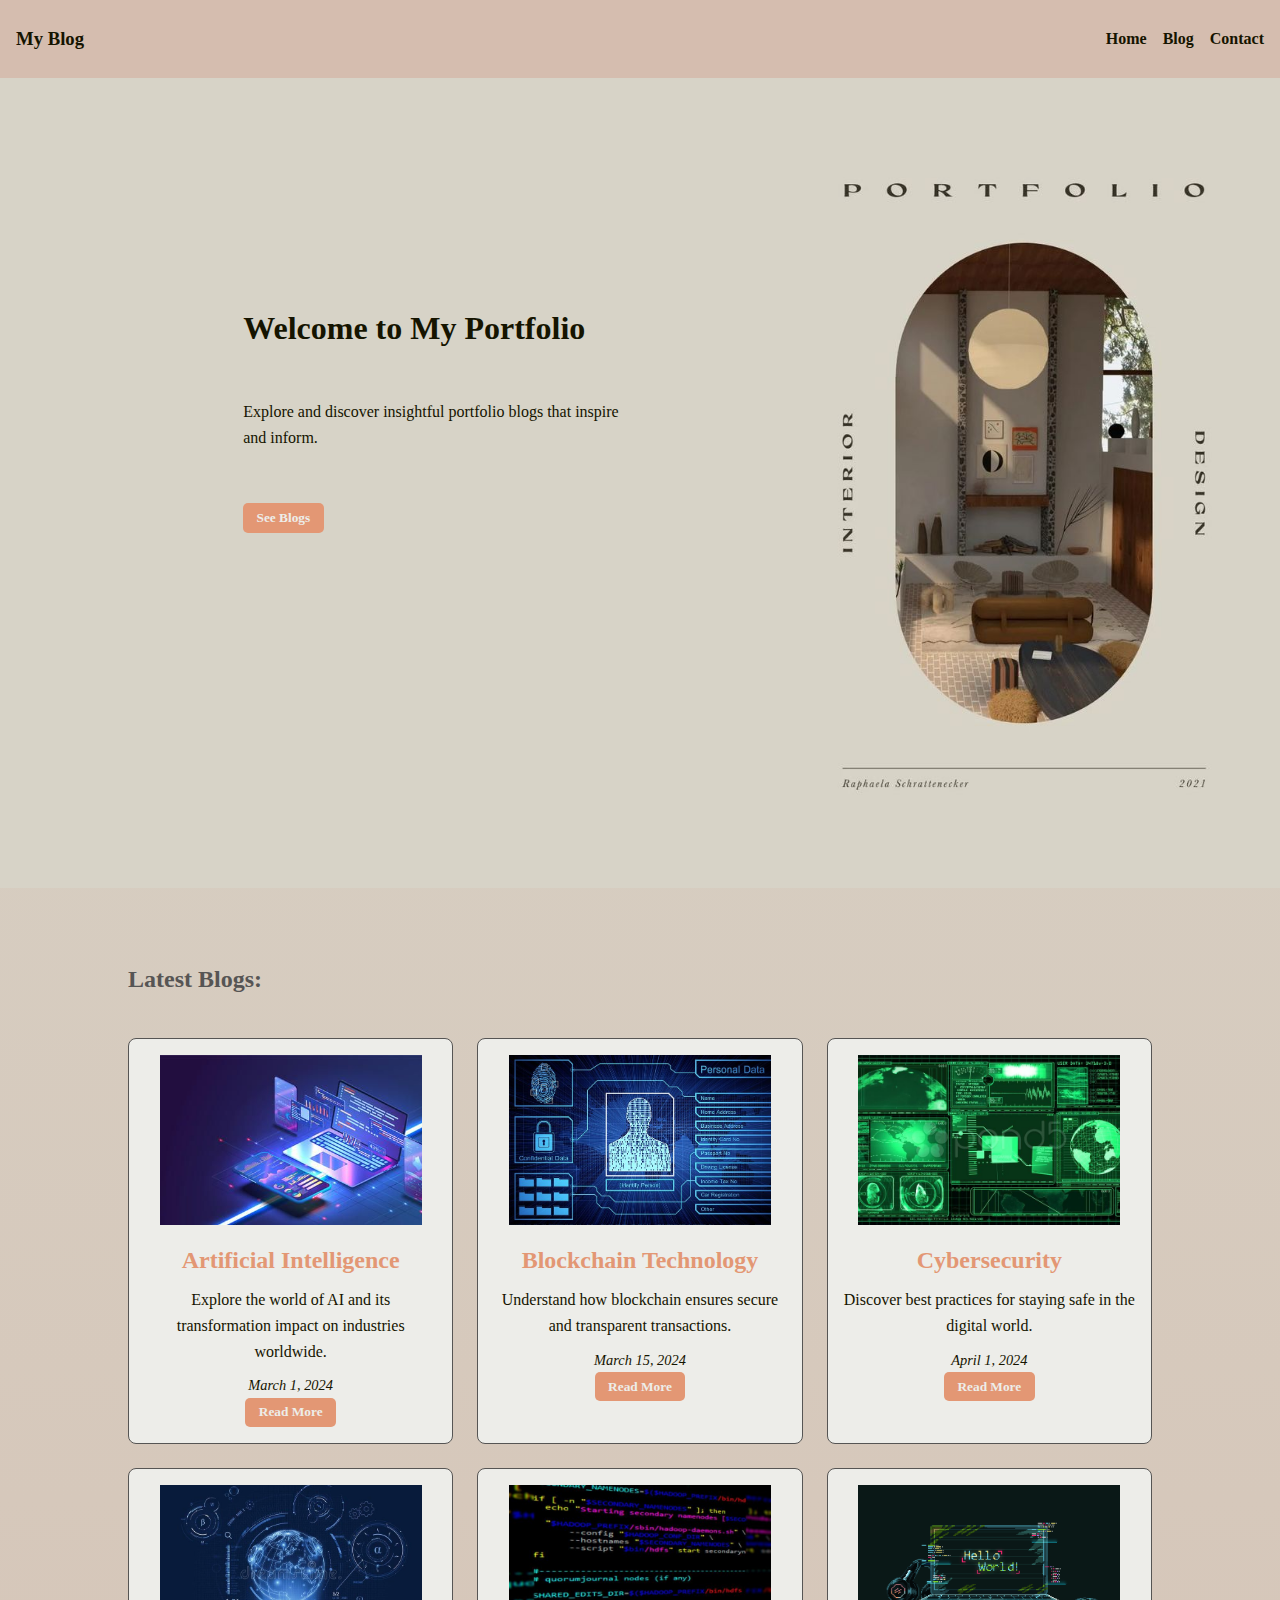
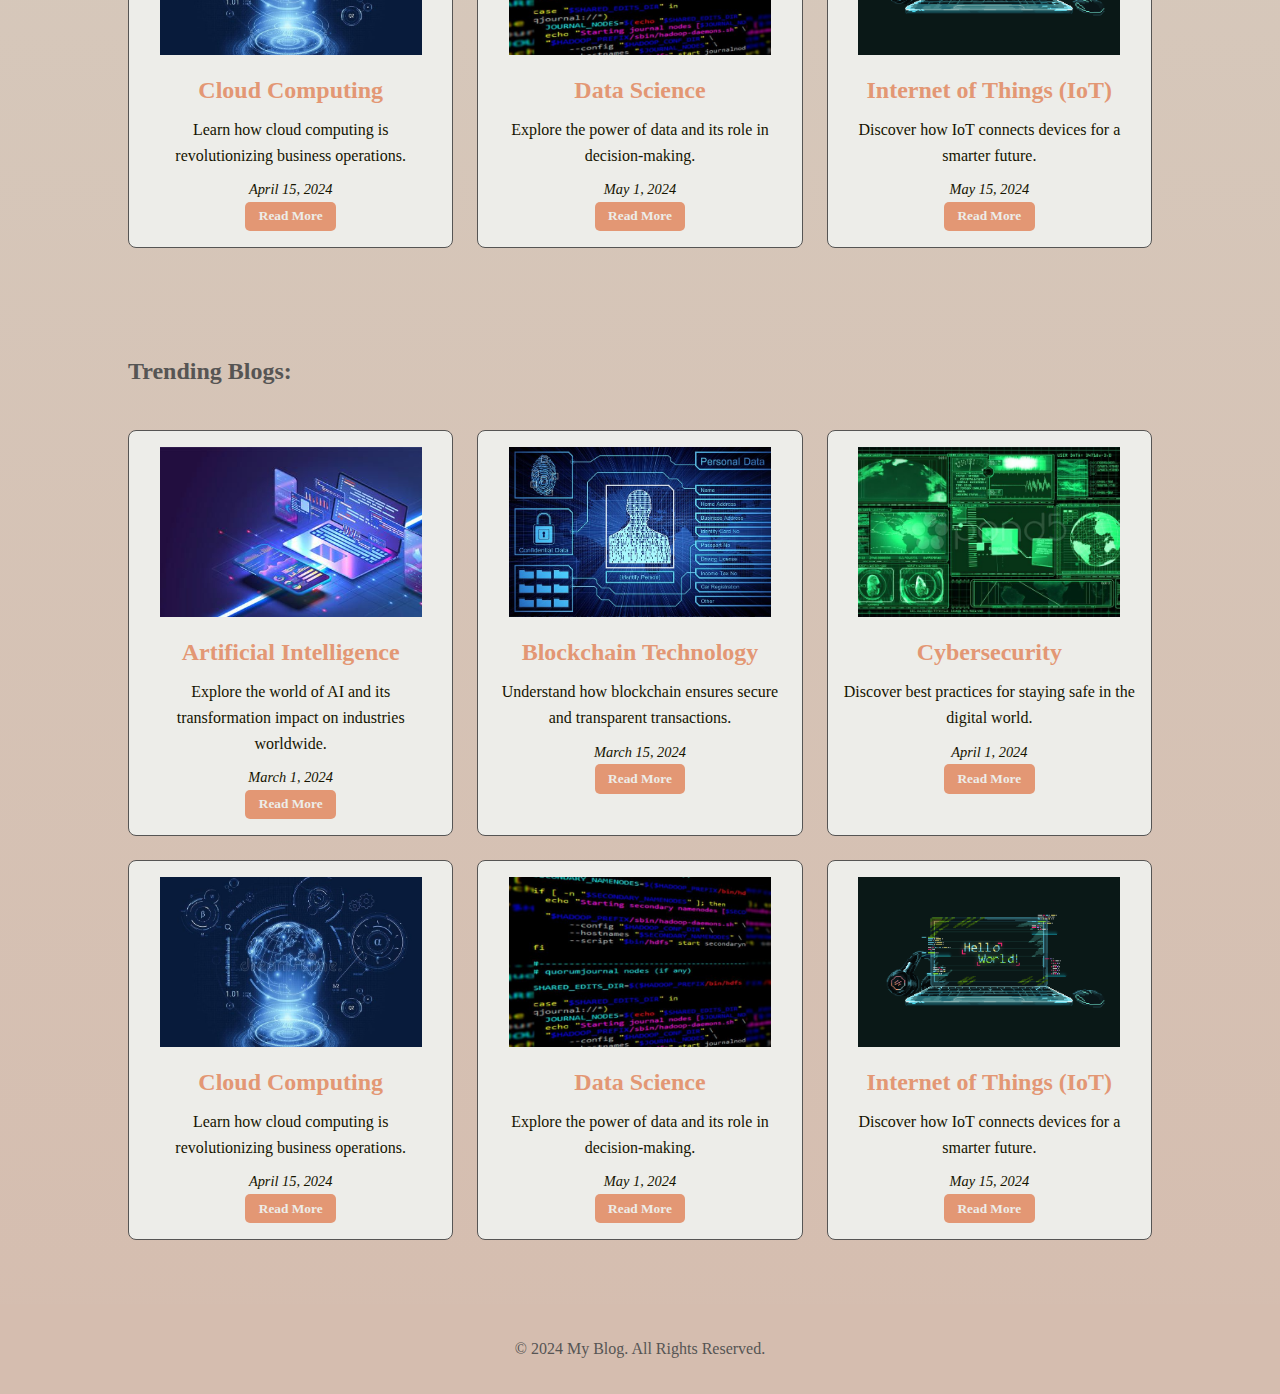
<file: html/index.html>
<!DOCTYPE html>
<html lang="en">
  <head>
    <meta charset="UTF-8" />
    <meta name="viewport" content="width=device-width, initial-scale=1.0" />
    <title>Blog Homepage</title>

    <link rel="stylesheet" type="text/CSS" href="../css/index.css">
    <link
    href="https://fonts.googleapis.com/css2?family=Roboto:wght@400;700&display=swap"
    rel="stylesheet"
  />

  </head>
  <body>
    
    <header>
      <h3>My Blog</h3>
      <nav>
        <ul>
          <li><a href="index.html">Home</a></li>
          <li><a href="blog.html">Blog</a></li>
          <li><a href="contact.html">Contact</a></li>
        </ul>
      </nav>
    </header>

    <div class="main_frame">
      <div class="main_content">
        <h1>Welcome to My Portfolio</h1>
        <p>Explore and discover insightful portfolio blogs that inspire and inform.</p>
        <a href="#blogs"><button>See Blogs</button></a>
      </div>
      <div class="img">
        <img src="../img/protofolio.jpg" alt="Welcome to My Portfolio" />
      </div>
    </div>


    <h2 id="blogs">Latest Blogs:</h2>
    <section class="blog-posts">
      <div class="blog-post">
        <img src="../img/1.jpg" alt="Artificial Intelligence" />
        <h2><a href="blog.html#ai">Artificial Intelligence</a></h2>
        <p>Explore the world of AI and its transformation impact on industries worldwide.</p>
        <time datetime="2024-03-01">March 1, 2024</time>
        <br>
        <a href="blog.html#ai"><button>Read More</button></a>
      </div>

      <div class="blog-post">
        <img src="../img/2.jpg" alt="Blockchain Technology" />
        <h2><a href="blog.html#blockchain">Blockchain Technology</a></h2>
        <p>Understand how blockchain ensures secure and transparent transactions.</p>
        <time datetime="2024-03-15">March 15, 2024</time>
        <br>
        <a a href="blog.html#blockchain"><button>Read More</button></a>
      </div>

      <div class="blog-post">
        <img src="../img/3.jpg" alt="Cybersecurity" />
        <h2><a href="blog.html#cybersecurity">Cybersecurity</a></h2>
        <p>Discover best practices for staying safe in the digital world.</p>
        <time datetime="2024-04-01">April 1, 2024</time>
        <br>
        <a href="blog.html#cybersecurity"><button>Read More</button></a>
      </div>

      <div class="blog-post">
        <img src="../img/4.jpg" alt="Cloud Computing" />
        <h2><a href="blog.html#cloud-computing">Cloud Computing</a></h2>
        <p>Learn how cloud computing is revolutionizing business operations.</p>
        <time datetime="2024-04-15">April 15, 2024</time>
        <br>
        <a href="blog.html#cloud-computing"><button>Read More</button></a>
      </div>

      <div class="blog-post">
        <img src="../img/5.jpg" alt="Data Science" />
        <h2><a href="blog.html#data-science">Data Science</a></h2>
        <p>Explore the power of data and its role in decision-making.</p>
        <time datetime="2024-05-01">May 1, 2024</time>
        <br>
        <a href="blog.html#data-science"><button>Read More</button></a>
      </div>

      <div class="blog-post">
        <img src="../img/6.gif" alt="Internet of Things (IoT)" />
        <h2><a href="blog.html#iot">Internet of Things (IoT)</a></h2>
        <p>Discover how IoT connects devices for a smarter future.</p>
        <time datetime="2024-05-15">May 15, 2024</time>
        <br>
        <a href="blog.html#iot"><button>Read More</button></a>
      </div>
    </section>
    <h2 id="blogs">Trending Blogs:</h2>
    <section class="blog-posts">
      <div class="blog-post">
        <img src="../img/1.jpg" alt="Artificial Intelligence" />
        <h2><a href="blog.html#ai">Artificial Intelligence</a></h2>
        <p>Explore the world of AI and its transformation impact on industries worldwide.</p>
        <time datetime="2024-03-01">March 1, 2024</time>
        <br>
        <a href="blog.html#ai"><button>Read More</button></a>
      </div>

      <div class="blog-post">
        <img src="../img/2.jpg" alt="Blockchain Technology" />
        <h2><a href="blog.html#blockchain">Blockchain Technology</a></h2>
        <p>Understand how blockchain ensures secure and transparent transactions.</p>
        <time datetime="2024-03-15">March 15, 2024</time>
        <br>
        <a a href="blog.html#blockchain"><button>Read More</button></a>
      </div>

      <div class="blog-post">
        <img src="../img/3.jpg" alt="Cybersecurity" />
        <h2><a href="blog.html#cybersecurity">Cybersecurity</a></h2>
        <p>Discover best practices for staying safe in the digital world.</p>
        <time datetime="2024-04-01">April 1, 2024</time>
        <br>
        <a href="blog.html#cybersecurity"><button>Read More</button></a>
      </div>

      <div class="blog-post">
        <img src="../img/4.jpg" alt="Cloud Computing" />
        <h2><a href="blog.html#cloud-computing">Cloud Computing</a></h2>
        <p>Learn how cloud computing is revolutionizing business operations.</p>
        <time datetime="2024-04-15">April 15, 2024</time>
        <br>
        <a href="blog.html#cloud-computing"><button>Read More</button></a>
      </div>

      <div class="blog-post">
        <img src="../img/5.jpg" alt="Data Science" />
        <h2><a href="blog.html#data-science">Data Science</a></h2>
        <p>Explore the power of data and its role in decision-making.</p>
        <time datetime="2024-05-01">May 1, 2024</time>
        <br>
        <a href="blog.html#data-science"><button>Read More</button></a>
      </div>

      <div class="blog-post">
        <img src="../img/6.gif" alt="Internet of Things (IoT)" />
        <h2><a href="blog.html#iot">Internet of Things (IoT)</a></h2>
        <p>Discover how IoT connects devices for a smarter future.</p>
        <time datetime="2024-05-15">May 15, 2024</time>
        <br>
        <a href="blog.html#iot"><button>Read More</button></a>
      </div>
    </section>

  
    <footer>
      <p>&copy; 2024 My Blog. All Rights Reserved.</p>
    </footer>
  </body>
</html>
</file>
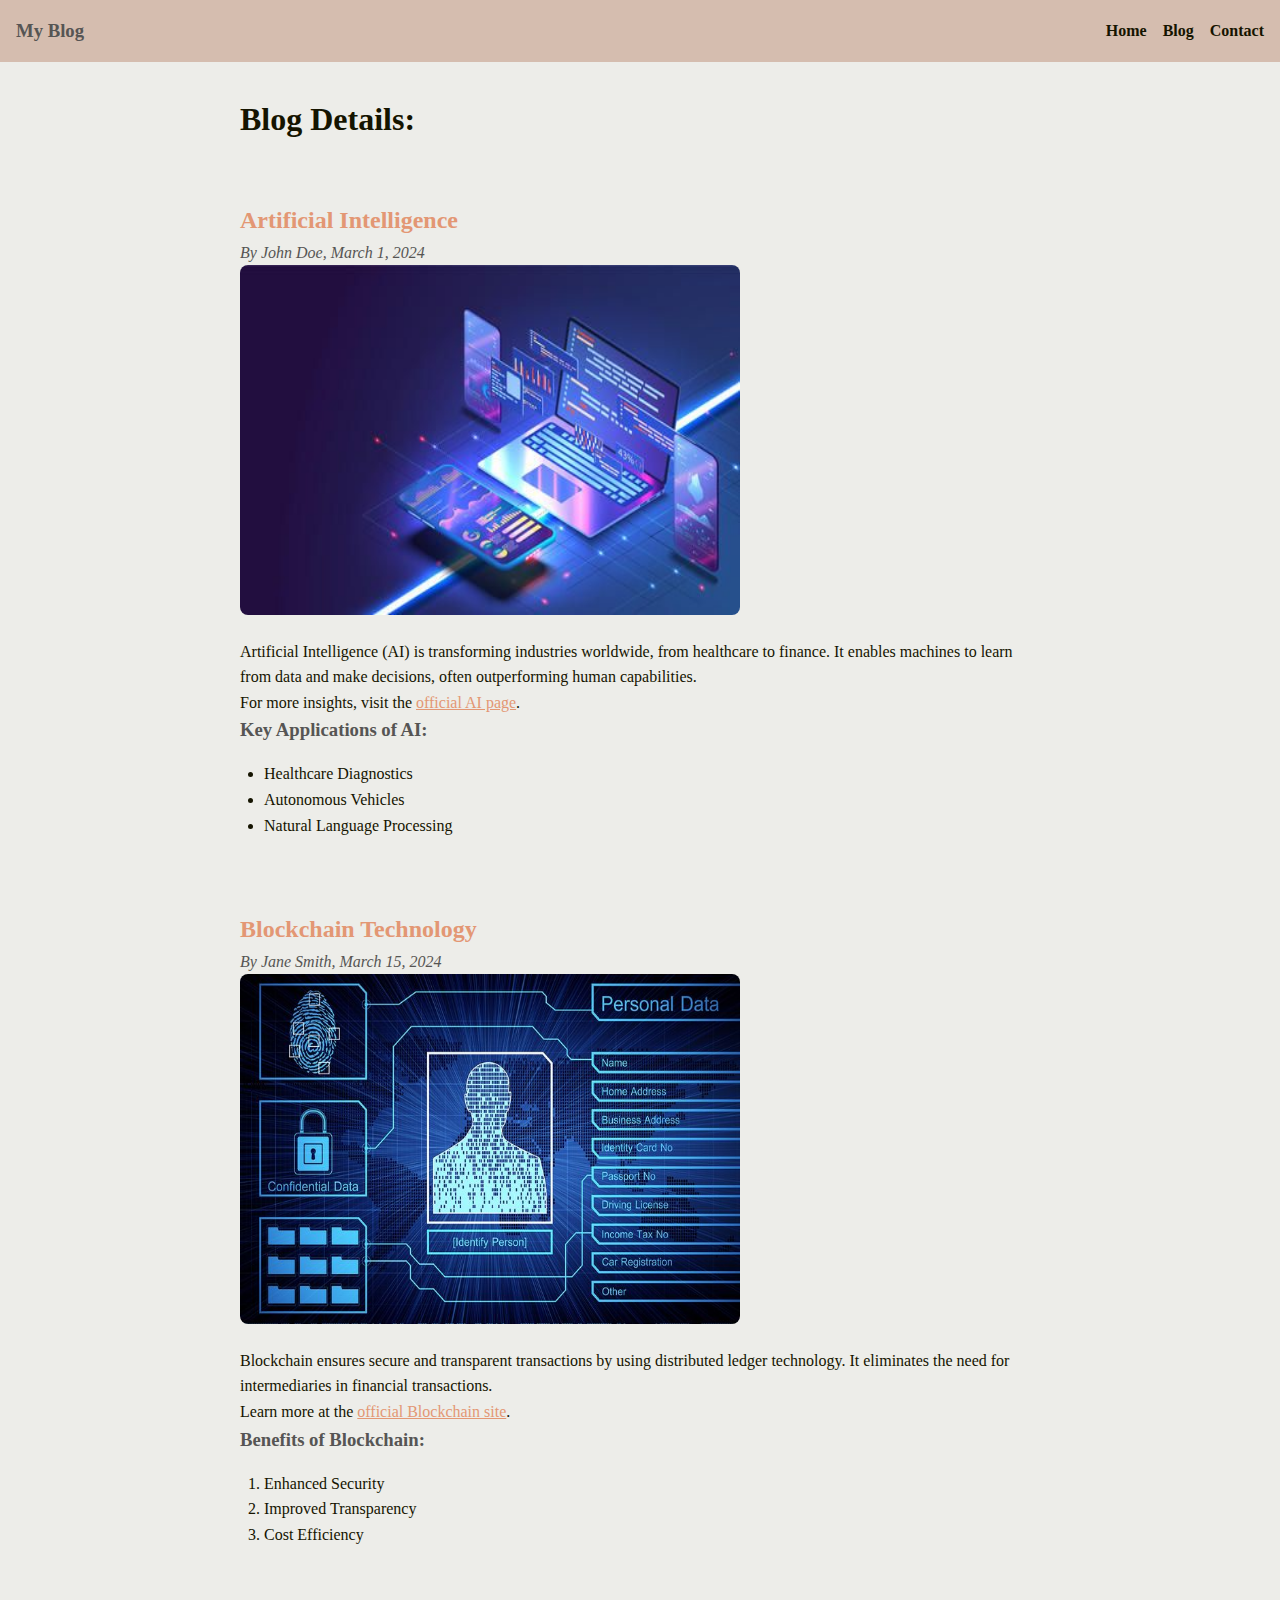
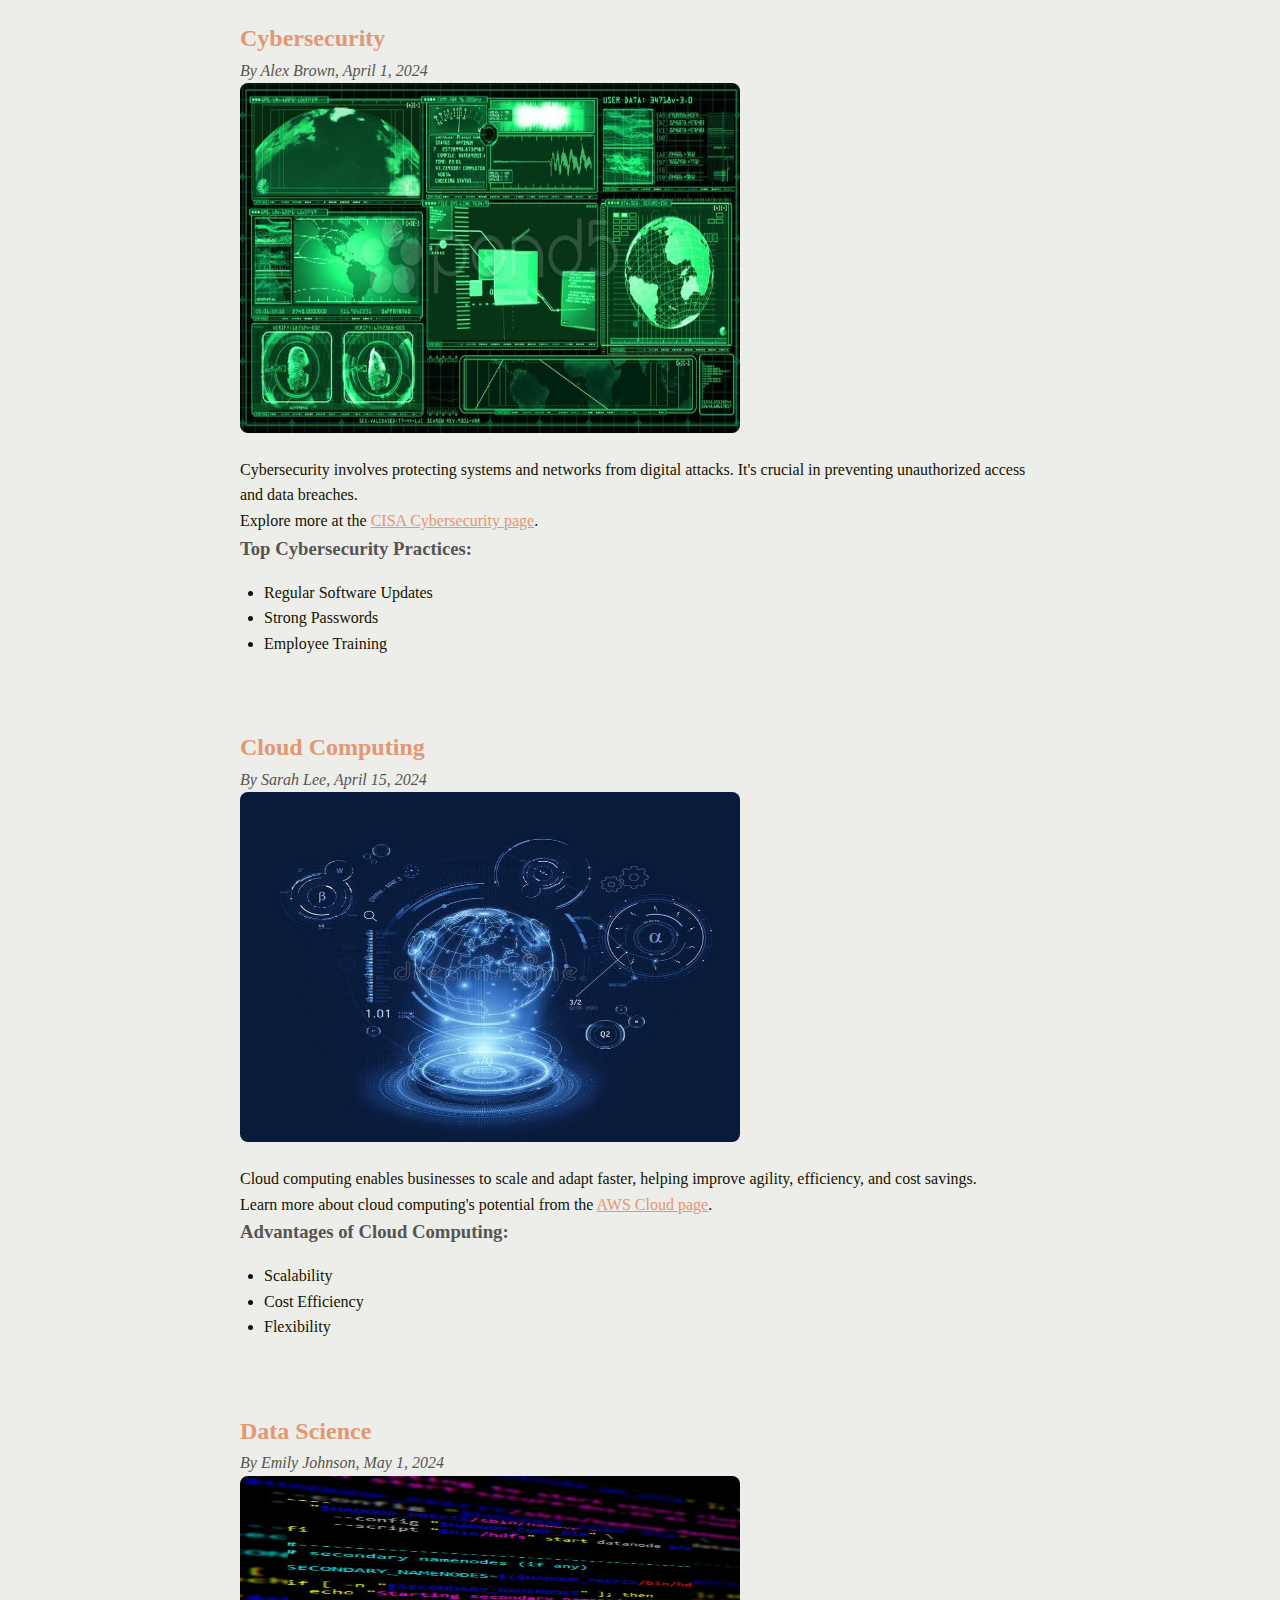
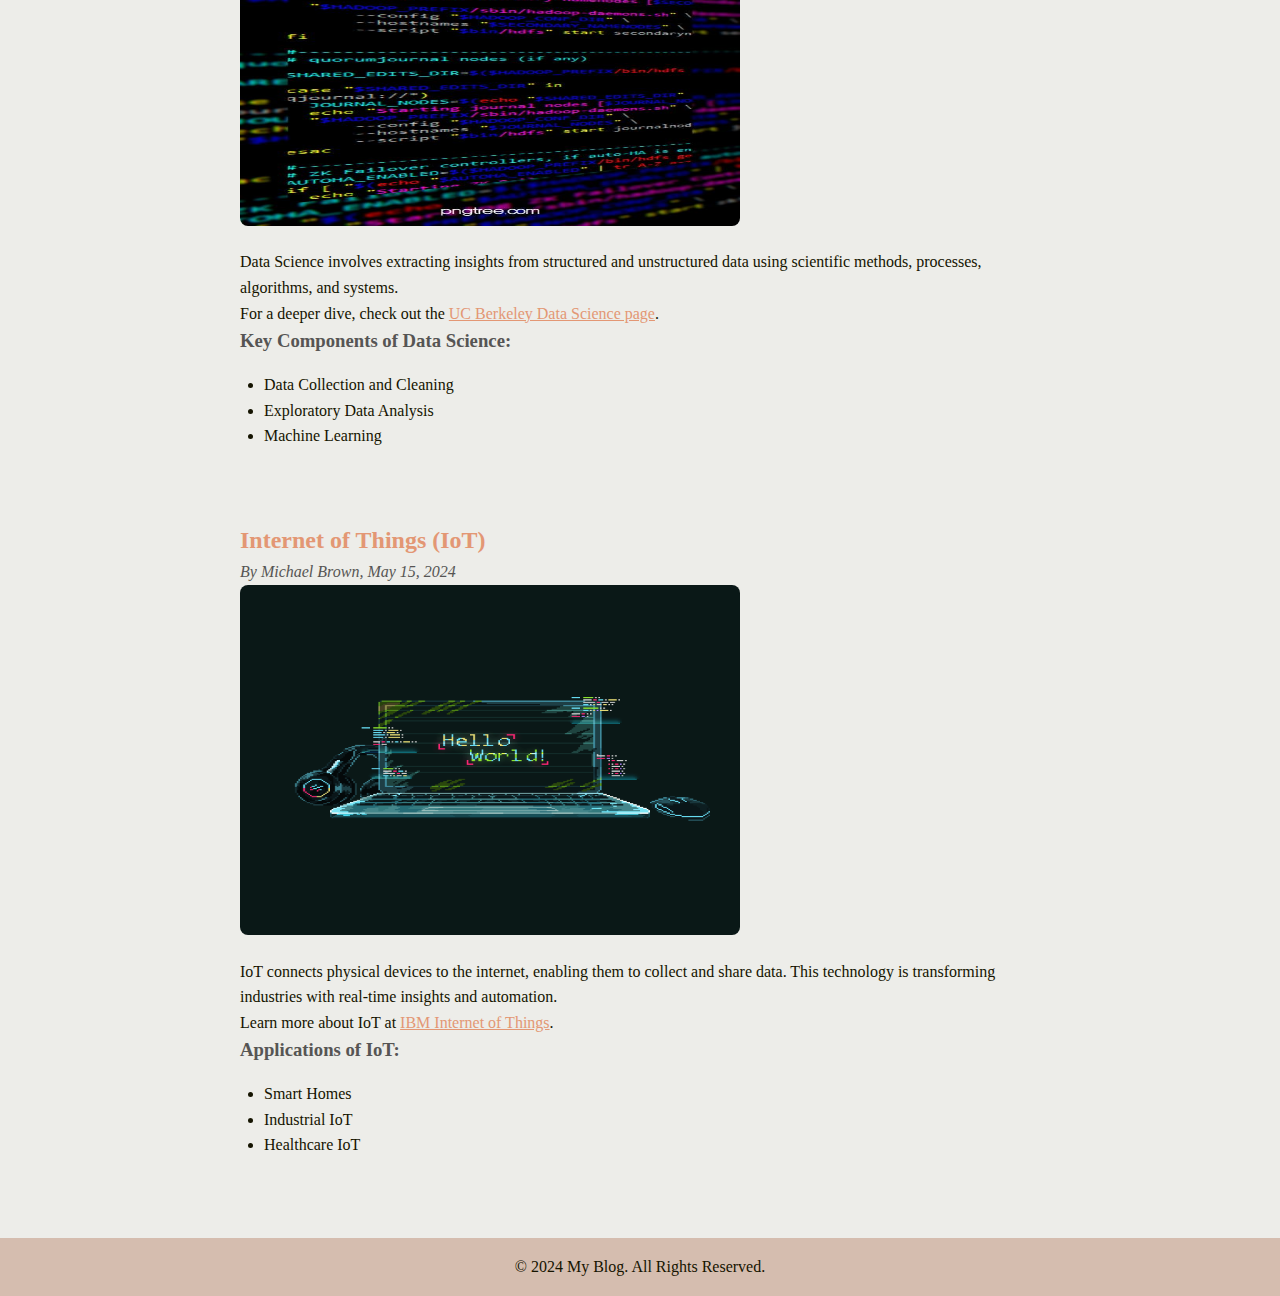
<file: blog.html>
<!DOCTYPE html>
<html lang="en">
  <head>
    <meta charset="UTF-8" />
    <meta name="viewport" content="width=device-width, initial-scale=1.0" />
    <title>Blog Post Details</title>
    <style>
      :root {
        --pale-dogwood: #d5bdafff;
        --isabelline: #edede9ff;
        --atomic-tangerine: #e39774ff;
        --pale-dogwood-lit: #D7D3C7;
        --davys-gray: #565554ff;
        --smoky-black: #151400ff;
      }
      * {
        padding: 0px;
        margin: 0px;
        font-family: Apple Chancery, cursive;
        scroll-behavior: smooth;
      }
      ::-webkit-scrollbar {
        width: 10px;
      }

      ::-webkit-scrollbar-track {
        box-shadow: inset 0 0 5px var(--atomic-tangerine);
        border-radius: 10px;
      }

      ::-webkit-scrollbar-thumb {
        background: var(--atomic-tangerine);
        border-radius: 10px;
      }

      ::-webkit-scrollbar-thumb:hover {
        background: var(--pale-dogwood);
      }

      body {
        font-family: Arial, sans-serif;
        margin: 0;
        background-color: var(--isabelline);
        color: var(--smoky-black);
        line-height: 1.6;
      }
      header {
        position: sticky;
        top: 0;
        z-index: 999;
        background-color: var(--pale-dogwood);
        color: var(--smoky-black);
        padding: 1rem;
        display: flex;
        justify-content: space-between;
        align-items: center;
      }

      
      nav ul {
        list-style: none;
        margin: 0;
        padding: 0;
        display: flex;
        gap: 1rem;
      }

      nav ul li a {
        text-decoration: none;
        color: var(--smoky-black);
        font-weight: bold;
      }


      main {
        padding: 2rem;
        max-width: 800px;
        margin: auto;
      }

      h1 {
        color: var(--smoky-black);
      }
      h2 {
        color: var(--atomic-tangerine);
      }
      h3 {
        color: var(--davys-gray);
      }

      address {
        font-style: italic;
        color: var(--davys-gray);
      }

      img {
        max-height: 350px;
        max-width: 500px;
        height: 350px;
        width: 500px;
        border-radius: 8px;
        margin-bottom: 1rem;
      }

      a {
        color: var(--atomic-tangerine);
      }

      a:hover {
        text-decoration: underline;
      }

      ul, ol {
        margin: 1rem 0;
        padding-left: 1.5rem;
      }

      footer {
        background-color: var(--pale-dogwood);
        color: var(--smoky-black);
        text-align: center;
        padding: 1rem;
        margin-top: 2rem;
      }
      article{
        padding-top: 7%;
      }
    </style>
  </head>
  <body>
    <header>
        <h3>My Blog</h3>
        <nav>
          <ul>
            <li><a href="index.html">Home</a></li>
            <li><a href="blog.html">Blog</a></li>
            <li><a href="contact.html">Contact</a></li>
          </ul>
        </nav>
      </header>


    <main>
        <h1>Blog Details:</h1>
      <article id="ai">
        <h2>Artificial Intelligence</h2>
        <address>By John Doe, <time datetime="2024-03-01">March 1, 2024</time></address>
        <img src="/1.jpg" alt="Artificial Intelligence" />
        <p>
          Artificial Intelligence (AI) is transforming industries worldwide,
          from healthcare to finance. It enables machines to learn from data
          and make decisions, often outperforming human capabilities.
        </p>
        <p>
          For more insights, visit the
          <a href="https://www.ibm.com/artificial-intelligence">official AI page</a>.
        </p>
        <h3>Key Applications of AI:</h3>
        <ul>
          <li>Healthcare Diagnostics</li>
          <li>Autonomous Vehicles</li>
          <li>Natural Language Processing</li>
        </ul>
      </article>


      <article id="blockchain">
        <h2>Blockchain Technology</h2>
        <address>By Jane Smith, <time datetime="2024-03-15">March 15, 2024</time></address>
        <img src="/2.jpg" alt="Blockchain Technology" />
        <p>
          Blockchain ensures secure and transparent transactions by using
          distributed ledger technology. It eliminates the need for intermediaries
          in financial transactions.
        </p>
        <p>
          Learn more at the
          <a href="https://www.blockchain.com/">official Blockchain site</a>.
        </p>
        <h3>Benefits of Blockchain:</h3>
        <ol>
          <li>Enhanced Security</li>
          <li>Improved Transparency</li>
          <li>Cost Efficiency</li>
        </ol>
      </article>


      <article id="cybersecurity">
        <h2>Cybersecurity</h2>
        <address>By Alex Brown, <time datetime="2024-04-01">April 1, 2024</time></address>
        <img src="/3.jpg" alt="Cybersecurity" />
        <p>
          Cybersecurity involves protecting systems and networks from digital
          attacks. It's crucial in preventing unauthorized access and data breaches.
        </p>
        <p>
          Explore more at the
          <a href="https://www.cisa.gov/cybersecurity">CISA Cybersecurity page</a>.
        </p>
        <h3>Top Cybersecurity Practices:</h3>
        <ul>
          <li>Regular Software Updates</li>
          <li>Strong Passwords</li>
          <li>Employee Training</li>
        </ul>
      </article>
      <article id="cloud-computing">
        <h2>Cloud Computing</h2>
        <address>By Sarah Lee, <time datetime="2024-04-15">April 15, 2024</time></address>
        <img src="/4.jpg" alt="Cloud Computing" />
        <p>
          Cloud computing enables businesses to scale and adapt faster, helping improve agility,
          efficiency, and cost savings.
        </p>
        <p>
          Learn more about cloud computing's potential from the 
          <a href="https://aws.amazon.com/what-is-cloud-computing/">AWS Cloud page</a>.
        </p>
        <h3>Advantages of Cloud Computing:</h3>
        <ul>
          <li>Scalability</li>
          <li>Cost Efficiency</li>
          <li>Flexibility</li>
        </ul>
      </article>


      <article id="data-science">
        <h2>Data Science</h2>
        <address>By Emily Johnson, <time datetime="2024-05-01">May 1, 2024</time></address>
        <img src="/5.jpg" alt="Data Science" />
        <p>
          Data Science involves extracting insights from structured and unstructured data using
          scientific methods, processes, algorithms, and systems.
        </p>
        <p>
          For a deeper dive, check out the 
          <a href="https://datascience.berkeley.edu/what-is-data-science/">UC Berkeley Data Science page</a>.
        </p>
        <h3>Key Components of Data Science:</h3>
        <ul>
          <li>Data Collection and Cleaning</li>
          <li>Exploratory Data Analysis</li>
          <li>Machine Learning</li>
        </ul>
      </article>


      <article id="iot">
        <h2>Internet of Things (IoT)</h2>
        <address>By Michael Brown, <time datetime="2024-05-15">May 15, 2024</time></address>
        <img src="/6.gif" alt="Internet of Things (IoT)" />
        <p>
          IoT connects physical devices to the internet, enabling them to collect and share data. 
          This technology is transforming industries with real-time insights and automation.
        </p>
        <p>
          Learn more about IoT at 
          <a href="https://www.ibm.com/internet-of-things">IBM Internet of Things</a>.
        </p>
        <h3>Applications of IoT:</h3>
        <ul>
          <li>Smart Homes</li>
          <li>Industrial IoT</li>
          <li>Healthcare IoT</li>
        </ul>
      </article>
    </main>

    <footer>
      <p>&copy; 2024 My Blog. All Rights Reserved.</p>
    </footer>
  </body>
</html>
</file>
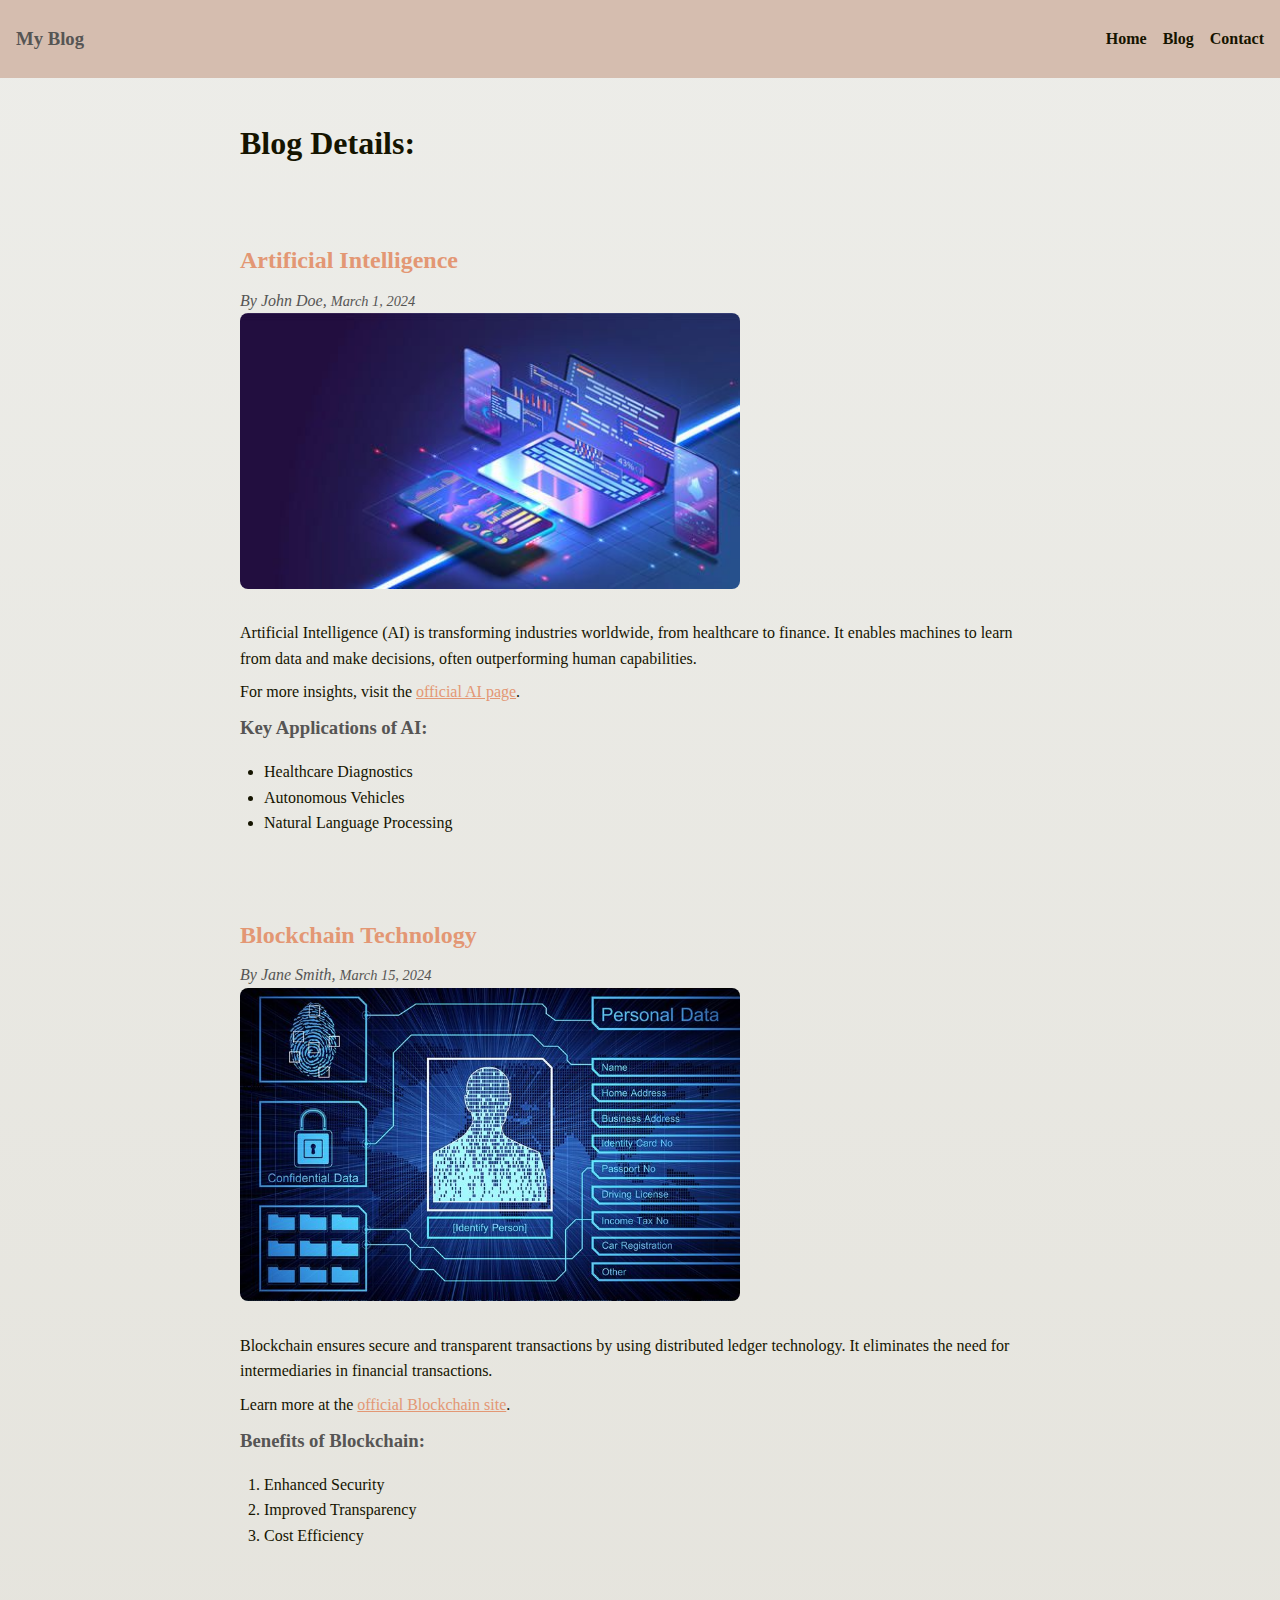
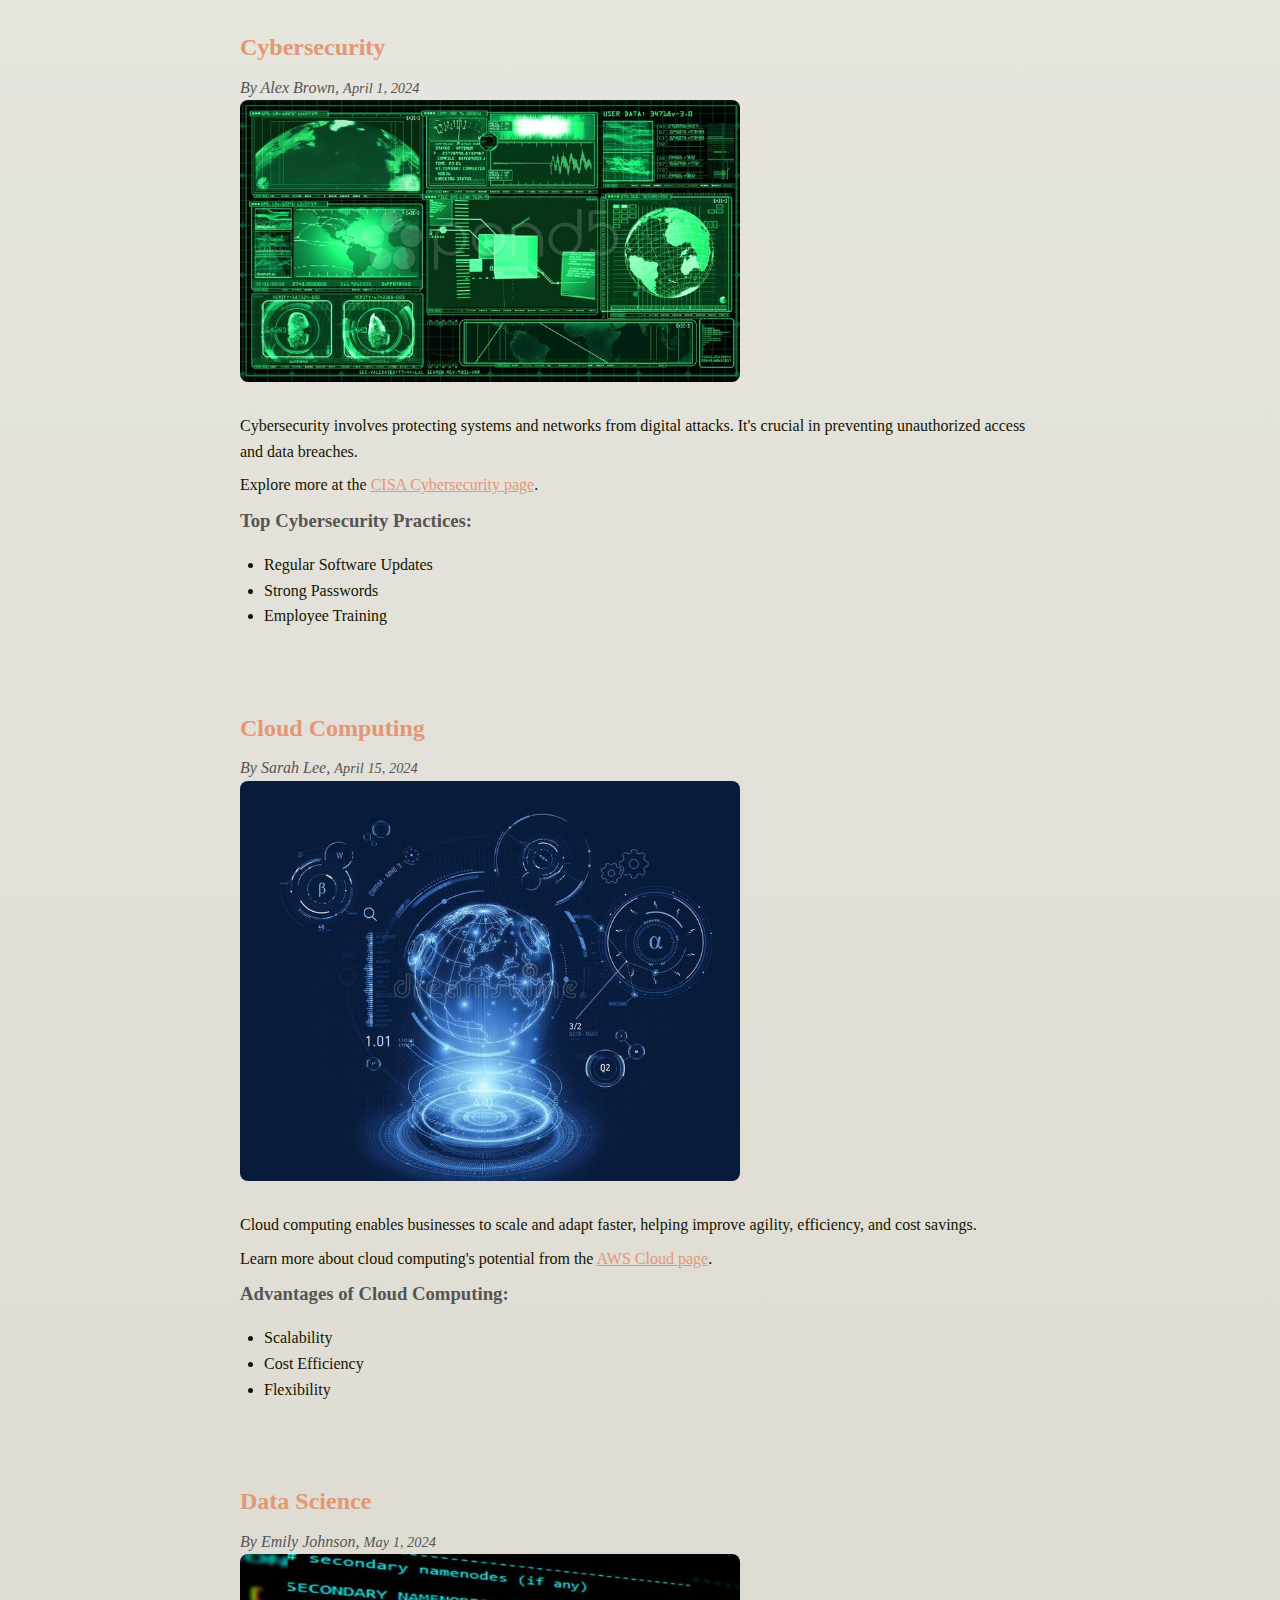
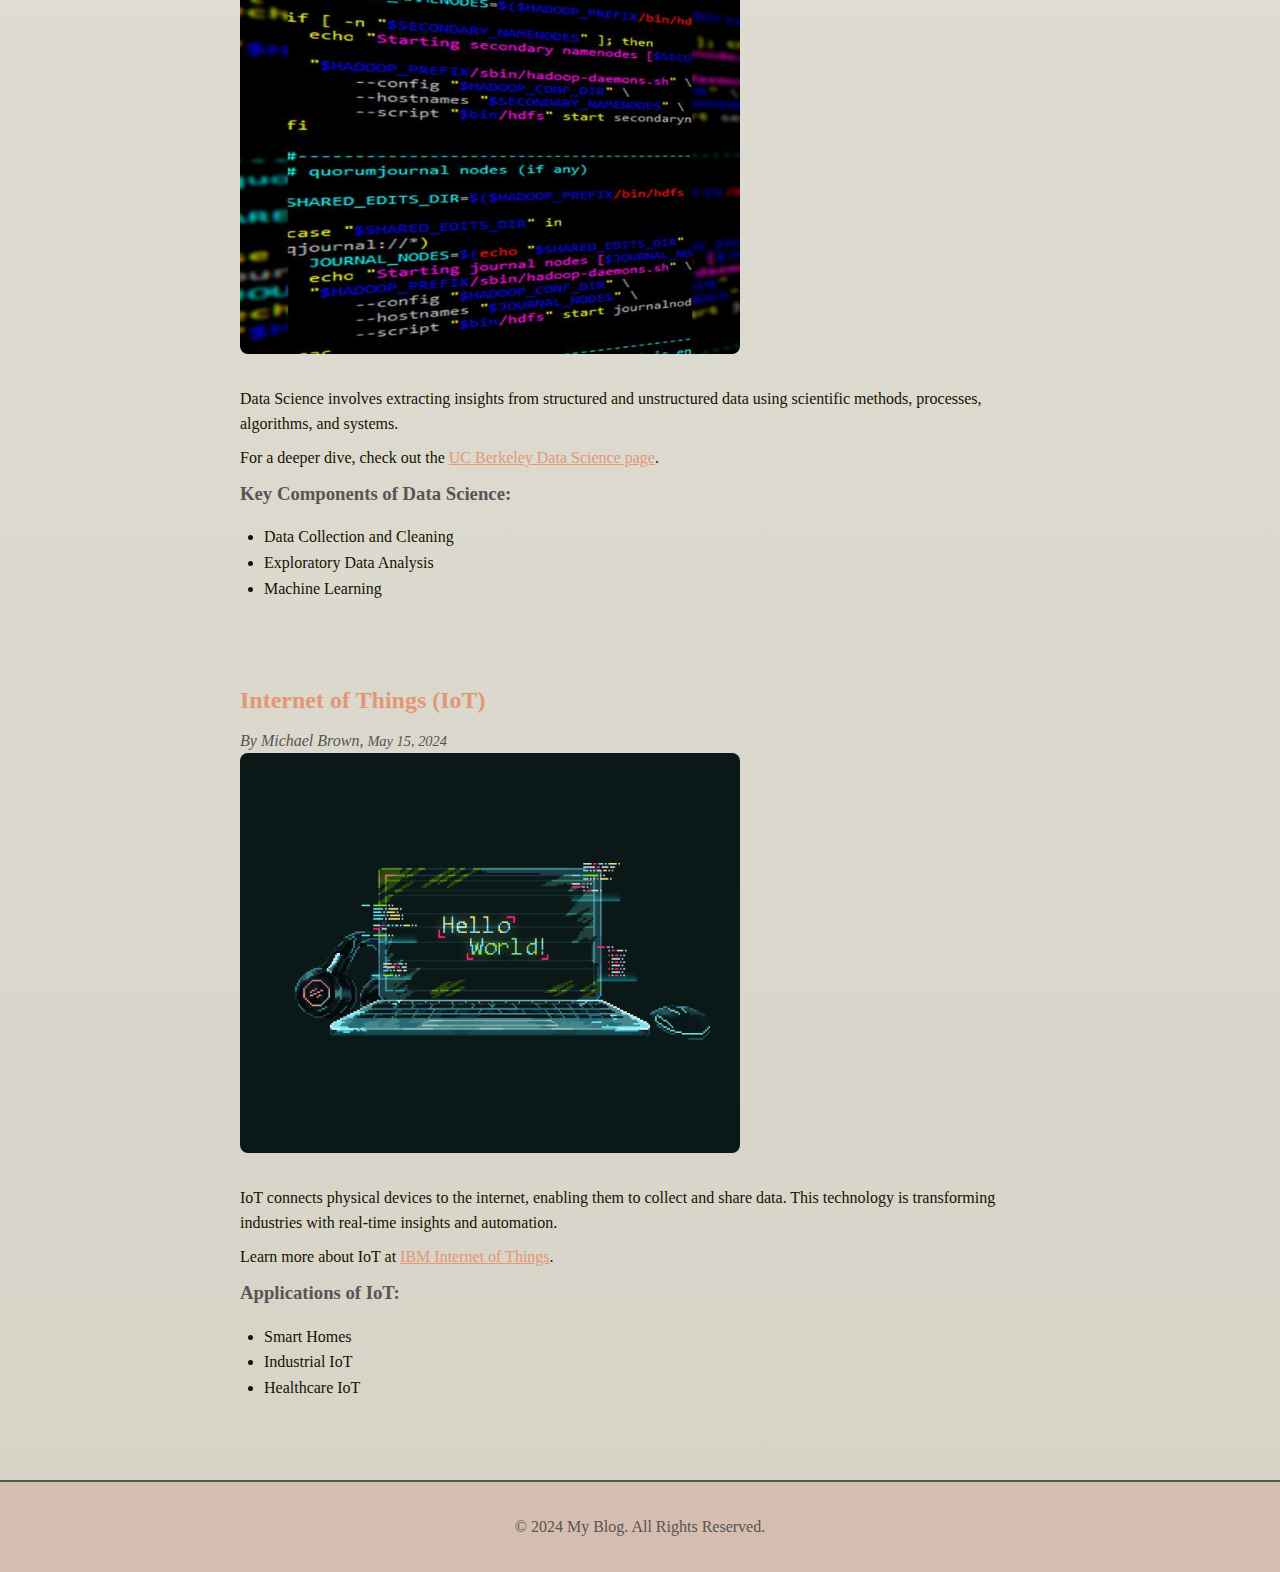
<file: html/blog.html>
<!DOCTYPE html>
<html lang="en">
  <head>
    <meta charset="UTF-8" />
    <meta name="viewport" content="width=device-width, initial-scale=1.0" />
    <title>Blog Post Details</title>
    <link rel="stylesheet" type="text/CSS" href="../css/blog.css">
  </head>
  <body>
    <header>
      <h3>My Blog</h3>
      <nav>
        <ul>
          <li><a href="../html/index.html">Home</a></li>
          <li><a href="../html/blog.html">Blog</a></li>
          <li><a href="../html/contact.html">Contact</a></li>
        </ul>
      </nav>
    </header>


    <main>
        <h1>Blog Details:</h1>
      <article id="ai">
        <h2>Artificial Intelligence</h2>
        <address>By John Doe, <time datetime="2024-03-01">March 1, 2024</time></address>
        <img src="../img/1.jpg" alt="Artificial Intelligence" />
        <p>
          Artificial Intelligence (AI) is transforming industries worldwide,
          from healthcare to finance. It enables machines to learn from data
          and make decisions, often outperforming human capabilities.
        </p>
        <p>
          For more insights, visit the
          <a href="https://www.ibm.com/artificial-intelligence">official AI page</a>.
        </p>
        <h3>Key Applications of AI:</h3>
        <ul>
          <li>Healthcare Diagnostics</li>
          <li>Autonomous Vehicles</li>
          <li>Natural Language Processing</li>
        </ul>
      </article>


      <article id="blockchain">
        <h2>Blockchain Technology</h2>
        <address>By Jane Smith, <time datetime="2024-03-15">March 15, 2024</time></address>
        <img src="../img/2.jpg" alt="Blockchain Technology" />
        <p>
          Blockchain ensures secure and transparent transactions by using
          distributed ledger technology. It eliminates the need for intermediaries
          in financial transactions.
        </p>
        <p>
          Learn more at the
          <a href="https://www.blockchain.com/">official Blockchain site</a>.
        </p>
        <h3>Benefits of Blockchain:</h3>
        <ol>
          <li>Enhanced Security</li>
          <li>Improved Transparency</li>
          <li>Cost Efficiency</li>
        </ol>
      </article>


      <article id="cybersecurity">
        <h2>Cybersecurity</h2>
        <address>By Alex Brown, <time datetime="2024-04-01">April 1, 2024</time></address>
        <img src="../img/3.jpg" alt="Cybersecurity" />
        <p>
          Cybersecurity involves protecting systems and networks from digital
          attacks. It's crucial in preventing unauthorized access and data breaches.
        </p>
        <p>
          Explore more at the
          <a href="https://www.cisa.gov/cybersecurity">CISA Cybersecurity page</a>.
        </p>
        <h3>Top Cybersecurity Practices:</h3>
        <ul>
          <li>Regular Software Updates</li>
          <li>Strong Passwords</li>
          <li>Employee Training</li>
        </ul>
      </article>
      <article id="cloud-computing">
        <h2>Cloud Computing</h2>
        <address>By Sarah Lee, <time datetime="2024-04-15">April 15, 2024</time></address>
        <img src="../img/4.jpg" alt="Cloud Computing" />
        <p>
          Cloud computing enables businesses to scale and adapt faster, helping improve agility,
          efficiency, and cost savings.
        </p>
        <p>
          Learn more about cloud computing's potential from the 
          <a href="https://aws.amazon.com/what-is-cloud-computing/">AWS Cloud page</a>.
        </p>
        <h3>Advantages of Cloud Computing:</h3>
        <ul>
          <li>Scalability</li>
          <li>Cost Efficiency</li>
          <li>Flexibility</li>
        </ul>
      </article>


      <article id="data-science">
        <h2>Data Science</h2>
        <address>By Emily Johnson, <time datetime="2024-05-01">May 1, 2024</time></address>
        <img src="../img/5.jpg" alt="Data Science" />
        <p>
          Data Science involves extracting insights from structured and unstructured data using
          scientific methods, processes, algorithms, and systems.
        </p>
        <p>
          For a deeper dive, check out the 
          <a href="https://datascience.berkeley.edu/what-is-data-science/">UC Berkeley Data Science page</a>.
        </p>
        <h3>Key Components of Data Science:</h3>
        <ul>
          <li>Data Collection and Cleaning</li>
          <li>Exploratory Data Analysis</li>
          <li>Machine Learning</li>
        </ul>
      </article>


      <article id="iot">
        <h2>Internet of Things (IoT)</h2>
        <address>By Michael Brown, <time datetime="2024-05-15">May 15, 2024</time></address>
        <img src="../img/6.gif" alt="Internet of Things (IoT)" />
        <p>
          IoT connects physical devices to the internet, enabling them to collect and share data. 
          This technology is transforming industries with real-time insights and automation.
        </p>
        <p>
          Learn more about IoT at 
          <a href="https://www.ibm.com/internet-of-things">IBM Internet of Things</a>.
        </p>
        <h3>Applications of IoT:</h3>
        <ul>
          <li>Smart Homes</li>
          <li>Industrial IoT</li>
          <li>Healthcare IoT</li>
        </ul>
      </article>
    </main>

    <footer>
      <p>&copy; 2024 My Blog. All Rights Reserved.</p>
    </footer>
  </body>
</html>
</file>
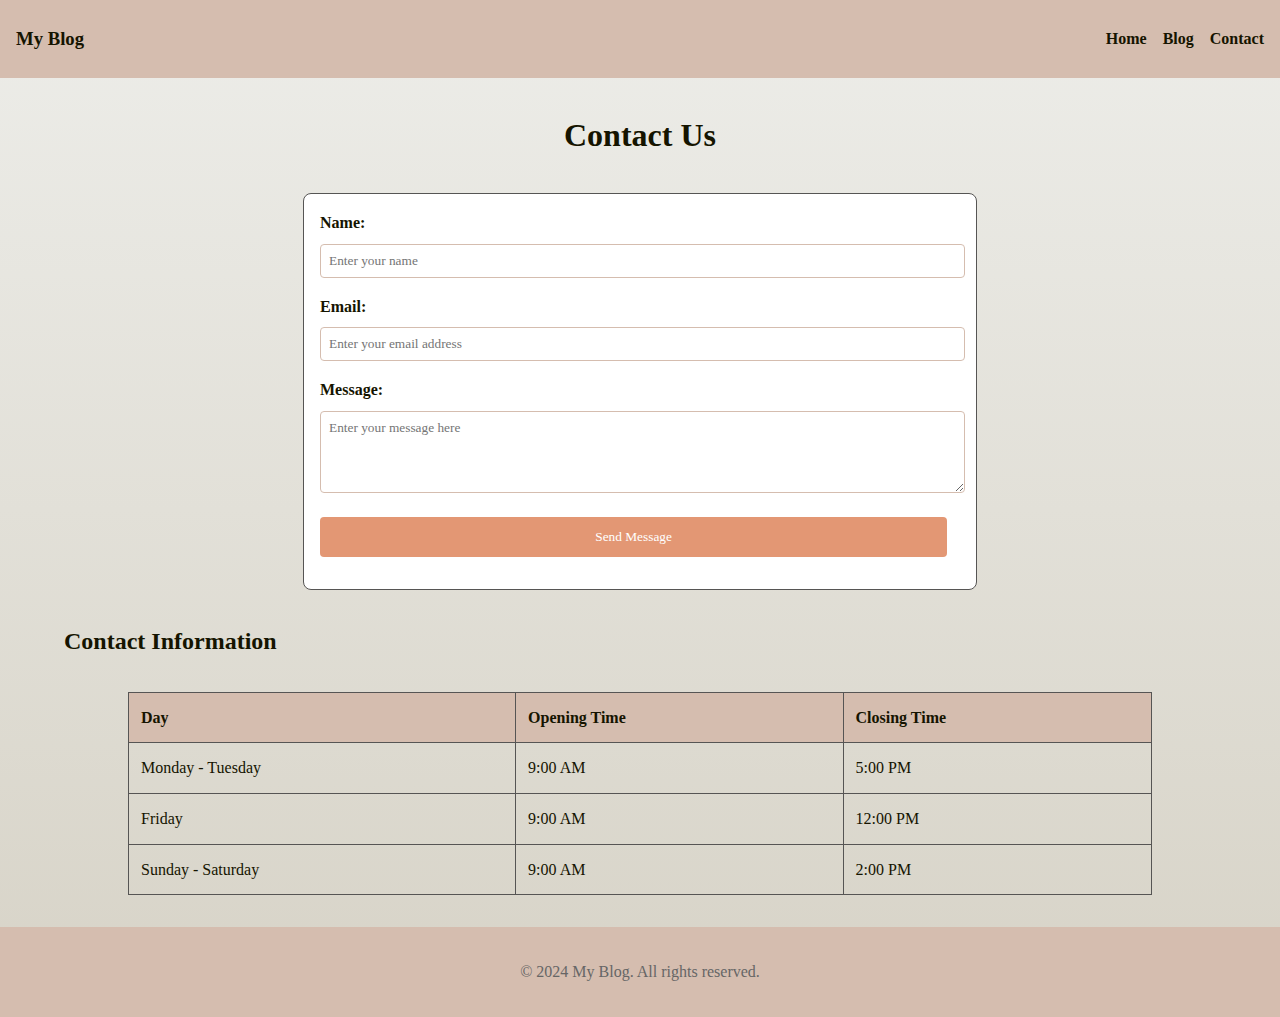
<file: html/contact.html>
<!DOCTYPE html>
<html lang="en">
  <head>
    <meta charset="UTF-8" />
    <meta name="viewport" content="width=device-width, initial-scale=1.0" />
    <title>Contact Us</title>
    <link rel="stylesheet" type="text/CSS" href="../css//contact.css">
  </head>
  <body>
    <header>
      <h3>My Blog</h3>
      <nav>
        <ul>
          <li><a href="index.html">Home</a></li>
          <li><a href="blog.html">Blog</a></li>
          <li><a href="contact.html">Contact</a></li>
        </ul>
      </nav>
    </header>

    <h1>Contact Us</h1>

    <form>
        <label for="name">Name:</label>
        <input type="text" id="name" name="name" placeholder="Enter your name" required />
      
        <label for="email">Email:</label>
        <input type="email" id="email" name="email" placeholder="Enter your email address" required />
      
        <label for="message">Message:</label>
        <textarea id="message" name="message" rows="4" placeholder="Enter your message here" required></textarea>
      
        <input type="submit" value="Send Message" />
      </form>
      

    <h2>Contact Information</h2>
    <table>
      <thead>
        <tr>
          <th>Day</th>
          <th>Opening Time</th>
          <th>Closing Time</th>
        </tr>
      </thead>
      <tbody>
        <tr>
          <td>Monday - Tuesday</td>
          <td>9:00 AM</td>
          <td>5:00 PM</td>
        </tr>
        <tr>
          <td>Friday</td>
          <td>9:00 AM</td>
          <td>12:00 PM</td>
        </tr>
        <tr>
          <td>Sunday - Saturday</td>
          <td>9:00 AM</td>
          <td>2:00 PM</td>
        </tr>
      </tbody>
    </table>

    <footer>
      <p>&copy; 2024 My Blog. All rights reserved.</p>
    </footer>
  </body>
</html>
</file>
<file: css/index.css>
:root {
  --pale-dogwood: #d5bdafff;
  --isabelline: #edede9ff;
  --atomic-tangerine: #e39774ff;
  --pale-dogwood-lit: #d7d3c7;
  --davys-gray: #565554ff;
  --smoky-black: #151400ff;
}

* {
  padding: 0px;
  margin: 0px;
  font-family: Apple Chancery, cursive;
  scroll-behavior: smooth;
}

::-webkit-scrollbar {
  width: 10px;
}

::-webkit-scrollbar-track {
  box-shadow: inset 0 0 5px var(--atomic-tangerine);
  border-radius: 10px;
}

::-webkit-scrollbar-thumb {
  background: var(--atomic-tangerine);
  border-radius: 10px;
}

::-webkit-scrollbar-thumb:hover {
  background: var(--pale-dogwood);
}

body {
  font-family: 'Roboto', sans-serif;
  line-height: 1.6;
  background: linear-gradient(var(--pale-dogwood-lit), var(--pale-dogwood));
  color: var(--smoky-black);
  margin: 0;
  padding: 0;
}

header {
  position: sticky;
  top: 0;
  z-index: 999;
  background: var(--pale-dogwood);
  color: var(--smoky-black);
  padding: 1rem;
  display: flex;
  justify-content: space-between;
  align-items: center;
}

header h1 {
  margin: 0;
}

nav ul {
  list-style: none;
  margin: 0;
  padding: 0;
  display: flex;
  gap: 1rem;
}

nav ul li a {
  text-decoration: none;
  color: var(--smoky-black);
  font-weight: bold;
  transition: color 0.3s ease;
}

nav ul li a:hover {
  color: var(--atomic-tangerine);
}

h1, h2, h3 {
  font-weight: 700;
  margin: 0.5rem 0;
}

p {
  font-size: 1em;
  margin: 0.5rem 0;
}

time {
  font-style: italic;
  font-size: 0.9rem;
}

footer {
  background: var(--pale-dogwood);
  color: var(--smoky-black);
  text-align: center;
  padding: 1rem;
  margin-top: 2rem;
}

footer p {
  margin: 1rem 0;
  color: var(--davys-gray);
}

.main_frame {
  display: grid;
  grid-template-columns: 1fr 1fr;
  grid-template-rows: 100%;
  grid-auto-flow: row dense;
  grid-template-areas: "main_content img";
  width: 100%;
  height: 90vh;
}

.main_content {
  grid-area: main_content;
  position: relative;
  padding-top: 20vh;
  padding-left: 15vw;
  background-color: var(--pale-dogwood-lit);
}

.circle {
  position: absolute;
  height: 10em;
  width: 10em;
  z-index: 2;
  content: "";
  clip-path: ellipse(100% 100% at 0% 0%);
  left: 0;
  top: 0;
  background-color: var(--atomic-tangerine);
}

.img {
  position: relative;
  grid-area: img;
  height: 90vh;
  width: 100%;
  top: 0;
  display: flex;
  justify-content: flex-end;
  background-color: var(--pale-dogwood-lit);
}

.img img {
  position: absolute;
  top: 0px;
  height: 100%;
  width: 80%;
  right: 0;
  margin-right: 0;
  object-fit: cover;
}

.blog-post img {
  max-height: 170px;
  max-width: 300px;
  height: 170px;
  
  width: 90%;
  object-fit: cover;
}

.main_frame h1,
.main_frame p,
.main_frame button {
  margin-top: 5vh;
  margin-left: 4vw;
}

button {
  background-color: var(--atomic-tangerine);
  border: none;
  padding: 0.5em 1em;
  color: var(--isabelline);
  cursor: pointer;
  font-weight: bold;
  border-radius: 5px;
  transition: background-color 0.3s ease-in-out;
}

button:hover {
  background-color: var(--pale-dogwood);
}

.blog-posts {
  padding: 2rem;
  display: grid;
  grid-template-columns: repeat(auto-fit, minmax(300px, 1fr));
  gap: 1.5rem;
  width: 80%;
  margin: auto;
}

.blog-post {
  background-color: var(--isabelline);
  border: 1px solid var(--davys-gray);
  border-radius: 8px;
  padding: 1rem;
  text-align: center;
}

.blog-post h2 a {
  text-decoration: none;
  color: var(--atomic-tangerine);
}

.blog-post h2 a:hover {
  text-decoration: underline;
}

.blog-post p {
  margin: 0.5rem 0;
}

h2#blogs {
  color: var(--davys-gray);
  padding-left: 10%;
  padding-top: 5%;
}

/* Media Queries */
@media (max-width: 768px) {
  .main_frame {
    height: 90vh;
    grid-template-columns: 1fr;
    grid-template-rows:1fr;
    grid-template-areas:
      "main_content";
  }
  .img{
    display:none;
  }
  .main_content {
    padding: 20vh 5vw;
    
  }

  .img img {
    width: 100%;
    height: auto;
  }

  nav ul {
    flex-direction: column;
    align-items: center;
    gap: 0.5rem;
  }

  .blog-post {
    font-size: 0.9rem;
    padding: 0.8rem;
  }
  h1, h2, h3 {
    font-weight: 700;
    margin: 0.5rem 0;
  }
  
 
  h2#blogs{
    padding-top: 35%;
  }
}
</file>
<file: css/blog.css>
:root {
  --pale-dogwood: #d5bdafff;
  --isabelline: #edede9ff;
  --atomic-tangerine: #e39774ff;
  --pale-dogwood-lit: #D7D3C7;
  --davys-gray: #565554ff;
  --smoky-black: #151400ff;
}

* {
  padding: 0px;
  margin: 0px;
  font-family: Apple Chancery, cursive;
  scroll-behavior: smooth;
}

::-webkit-scrollbar {
  width: 10px;
}

::-webkit-scrollbar-track {
  box-shadow: inset 0 0 5px var(--atomic-tangerine);
  border-radius: 10px;
}

::-webkit-scrollbar-thumb {
  background: var(--atomic-tangerine);
  border-radius: 10px;
}

::-webkit-scrollbar-thumb:hover {
  background: var(--pale-dogwood);
}

body {
  font-family: 'Roboto', sans-serif;
  line-height: 1.6;
  background: linear-gradient(to bottom, var(--isabelline), var(--pale-dogwood-lit)) !important;
  color: var(--smoky-black);
  margin: 0;
  padding: 0;
}

header {
  position: sticky;
  top: 0;
  z-index: 999;
  background: var(--pale-dogwood);
  color: var(--smoky-black);
  padding: 1rem;
  display: flex;
  justify-content: space-between;
  align-items: center;
}

header h1 {
  margin: 0;
}

nav ul {
  list-style: none;
  margin: 0;
  padding: 0;
  display: flex;
  gap: 1rem;
}

nav ul li a {
  text-decoration: none;
  color: var(--smoky-black);
  font-weight: bold;
  transition: color 0.3s ease;
}

nav ul li a:hover {
  text-decoration: none;
  color: var(--atomic-tangerine);
}

h1, h2, h3 {
  font-weight: 700;
  margin: 0.5rem 0;
}

p {
  font-size: 1em;
  margin: 0.5rem 0;
}

time {
  font-style: italic;
  font-size: 0.9rem;
}

footer p {
  text-align: center;
  margin: 1rem 0;
  color: var(--davys-gray);
}

h1, h2, h3, p, ul, ol, address {
  text-align: left;
}

main {
  padding: 2rem;
  max-width: 800px;
  margin: auto;
}

h1 {
  color: var(--smoky-black);
}

h2 {
  color: var(--atomic-tangerine);
}

h3 {
  color: var(--davys-gray);
}

address {
  font-style: italic;
  color: var(--davys-gray);
}

img {
  max-height: 400px;
  max-width: 500px;
  height: auto;
  width: 100%;
  border-radius: 8px;
  margin-bottom: 1rem;
  object-fit: cover;
}

a {
  color: var(--atomic-tangerine);
  transition: text-decoration 0.3s ease;
}

a:hover {
  text-decoration: underline;
}

ul, ol {
  margin: 1rem 0;
  padding-left: 1.5rem;
}

footer {
  background: var(--pale-dogwood);
  color: var(--smoky-black);
  text-align: center;
  padding: 1rem;
  margin-top: 2rem;
  border-top: 2px solid var(--davys-gray);
}

article {
  padding-top: 7%;
}

button {
  background-color: var(--atomic-tangerine);
  border: none;
  padding: 0.5em 1em;
  color: var(--isabelline);
  cursor: pointer;
  font-weight: bold;
  border-radius: 5px;
  transition: background-color 0.3s ease-in-out;
}

button:hover {
  background-color: var(--pale-dogwood);
}

/* Media Queries */
@media (max-width: 768px) {
  header nav ul {
    flex-direction: column;
    align-items: center;
  }

  main {
    padding: 1rem;
  }

  img {
    max-width: 100%;
    height: auto;
  }

  footer {
    font-size: 0.9rem;
    padding: 0.8rem;
  }
}
</file>
<file: css/contact.css>
:root {
    --pale-dogwood: #d5bdafff;
    --isabelline: #edede9ff;
    --atomic-tangerine: #e39774ff;
    --pale-dogwood-lit: #D7D3C7;
    --davys-gray: #565554ff;
    --smoky-black: #151400ff;
  }
  * {
    padding: 0px;
    margin: 0px;
    font-family: Apple Chancery, cursive;
    scroll-behavior: smooth;
  }
  ::-webkit-scrollbar {
    width: 10px;
  }

  ::-webkit-scrollbar-track {
    box-shadow: inset 0 0 5px var(--atomic-tangerine);
    border-radius: 10px;
  }

  ::-webkit-scrollbar-thumb {
    background: var(--atomic-tangerine);
    border-radius: 10px;
  }

  ::-webkit-scrollbar-thumb:hover {
    background: var(--pale-dogwood);
  }


  body {
    font-family: 'Roboto', sans-serif;
    line-height: 1.6;
    background: linear-gradient(to bottom, var(--isabelline), var(--pale-dogwood-lit));
    color: var(--smoky-black);
    margin: 0;
    padding: 0;
  }
  
  header {
    position: sticky;
    top: 0;
    z-index: 999;
    background: var(--pale-dogwood);
    color: var(--smoky-black);
    padding: 1rem;
    display: flex;
    justify-content: space-between;
    align-items: center;
  }
  
  header h1 {
    margin: 0;
  }
  
  nav ul {
    list-style: none;
    margin: 0;
    padding: 0;
    display: flex;
    gap: 1rem;
  }
  
  nav ul li a {
    text-decoration: none;
    color: var(--smoky-black);
    font-weight: bold;
    transition: color 0.3s ease;
  }
  
  nav ul li a:hover {
    color: var(--atomic-tangerine);
  }
  
  h1, h2, h3 {
    font-weight: 700;
    margin: 0.5rem 0;
  }
  
  p {
    font-size: 1em;
    margin: 0.5rem 0;
  }
  

  
  time {
    font-style: italic;
    font-size: 0.9rem;
  }
  
  footer p {
    text-align: center;
    margin: 1rem 0;
    color: #666;
  }
  h1, h2, h3, p, ul, ol, address {
    text-align: left;
  }
 
  h1 {
    text-align: center;
    margin-top: 2rem;
  }
  h2{
    margin-left: 5%;
  }

  form {
    max-width: 50%;
    margin: 2rem auto;
    padding: 1rem;
    background-color: #ffffff;
    border: 1px solid #565554;
    border-radius: 8px;
  }

  form label {
    display: block;
    margin-bottom: 0.5rem;
    font-weight: bold;
  }

  form input,
  form textarea {
    width: 98%;
    padding: 0.5rem;
    margin-bottom: 1rem;
    border: 1px solid #d5bdaf;
    border-radius: 4px;
  }

  form input[type="submit"] {
    background-color: #e39774;
    color: #ffffff;
    border: none;
    padding: 0.75rem 1.5rem;
    cursor: pointer;
    border-radius: 4px;
    transition: background-color 0.3s;
  }

  form input[type="submit"]:hover {
    background-color: #d7d3c7;
  }

  table {
    width: 80%;
    margin: 2rem auto;
    border-collapse: collapse;
    text-align: left;
  }

  table th,
  table td {
    border: 1px solid #565554;
    padding: 0.75rem;
  }

  table th {
    background-color: #d5bdaf;
  }

  footer {
    text-align: center;
    margin-top: 2rem;
    padding: 1rem;
    background-color: #d5bdaf;
    color: #151400;
  }
  @media (max-width: 768px) {

  
    header nav ul {
      flex-direction: column;
      align-items: center;
    }
    footer {
      font-size: 0.9rem;
      padding: 0.8rem;
    }
  }
</file>
